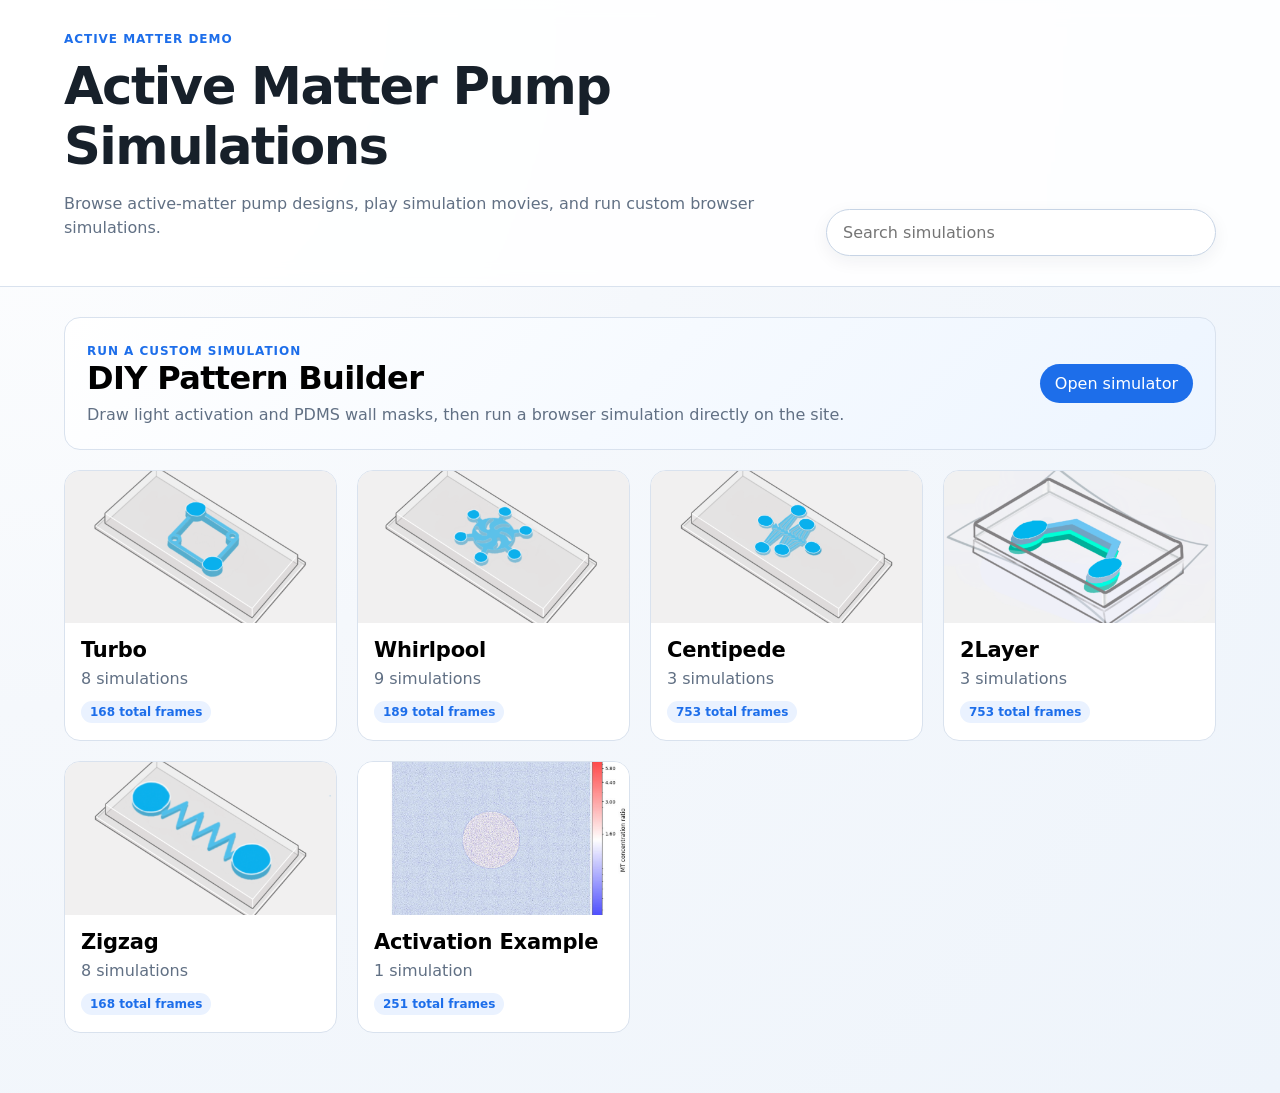
<file: docs/index.html>
<!doctype html>
<html lang="en">
<head>
  <meta charset="utf-8" />
  <meta name="viewport" content="width=device-width, initial-scale=1" />
  <title>Active Matter Pump Simulations</title>
  <link rel="stylesheet" href="styles.css" />
</head>
<body>
  <header class="topbar">
    <div>
      <p class="eyebrow">Active Matter Demo</p>
      <h1>Active Matter Pump Simulations</h1>
      <p>Browse active-matter pump designs, play simulation movies, and run custom browser simulations.</p>
    </div>
    <div class="topbar-actions">
      <input id="search" type="search" placeholder="Search simulations" aria-label="Search simulations" />
    </div>
  </header>
  <main>
    <section id="categories" class="category-grid" aria-live="polite"></section>
    <section id="viewer" class="viewer" hidden>
      <button id="back" class="back-button" type="button">Back</button>
      <div class="viewer-layout">
        <aside>
          <h2 id="viewer-title"></h2>
          <p id="viewer-meta"></p>
          <div id="video-list" class="video-list"></div>
        </aside>
        <div class="stage">
          <video id="video" controls playsinline preload="metadata"></video>
        </div>
      </div>
    </section>
    <section id="diy" class="diy" hidden>
      <button id="diy-back" class="back-button" type="button">Back to simulations</button>
      <div class="diy-header">
        <div>
          <p class="eyebrow">Browser Simulation</p>
          <h2>DIY Active Matter Pattern Builder</h2>
          <p>Build microscope-scale light activation and PDMS wall masks with grid snapping, vector lines, arcs, and filled shapes.</p>
        </div>
        <div class="diy-note">
          <strong>Projection scale: 2,250 µm × 2,250 µm.</strong>
          <span>The grid is calibrated to the square projection-capable area shown on the input canvas.</span>
        </div>
      </div>
      <div class="diy-layout">
        <aside class="diy-controls" aria-label="DIY drawing and simulation controls">
          <div class="control-header"><span class="eyebrow">Control panel</span><h3>Professional mask editor</h3><p>Use grid snapping, vector paths, arcs, and filled primitives to create clean masks before simulation.</p></div>
          <section class="control-group" aria-labelledby="drawing-controls-title">
            <div class="control-group-heading"><span class="step-badge">1</span><h4 id="drawing-controls-title">Drawing tools</h4></div>
            <label>Drawing layer<select id="diy-mode"><option value="light">Light activation (blue)</option><option value="mask">PDMS wall mask (red)</option></select></label>
            <label>Tool<select id="diy-tool"><option value="line">Line path</option><option value="arc">3-point arc</option><option value="rect">Filled rectangle</option><option value="ellipse">Filled ellipse</option><option value="polygon">Filled polygon</option></select></label>
            <label>Line width<input id="diy-brush" type="range" min="2" max="120" value="16" /><span id="diy-brush-value">16 px</span></label>
            <div class="button-row button-row-single"><button id="diy-fill-path" class="secondary-button" type="button">Fill current path</button></div>
          </section>
          <section class="control-group" aria-labelledby="grid-controls-title">
            <div class="control-group-heading"><span class="step-badge">2</span><h4 id="grid-controls-title">Grid and snapping</h4></div>
            <label class="checkbox-row"><input id="diy-grid-enabled" type="checkbox" checked />Show calibrated grid</label>
            <label>Grid spacing<input id="diy-grid-spacing" type="number" min="25" max="750" step="25" value="150" /><span id="diy-grid-spacing-value">150 µm grid, 48.7 px spacing</span></label>
            <label class="checkbox-row"><input id="diy-snap-grid" type="checkbox" checked />Snap points to grid</label>
            <label class="checkbox-row"><input id="diy-angle-lock" type="checkbox" />Lock line angles to 45° increments</label>
          </section>
          <section class="control-group" aria-labelledby="simulation-controls-title">
            <div class="control-group-heading"><span class="step-badge">3</span><h4 id="simulation-controls-title">Simulation setup</h4></div>
            <label>Mass count<input id="sim-particles" type="range" min="10000" max="160000" step="10000" value="90000" /><span id="sim-particles-value">90,000 masses</span></label>
            <label>Activation strength<input id="sim-strength" type="range" min="0" max="100" value="100" /><span id="sim-strength-value">100%</span></label>
            <label>Simulation speed<input id="sim-speed" type="range" min="1" max="8" value="1" /><span id="sim-speed-value">1 steps/frame</span></label>
          </section>
          <section class="control-group" aria-labelledby="run-controls-title">
            <div class="control-group-heading"><span class="step-badge">4</span><h4 id="run-controls-title">Run</h4></div>
            <div class="button-row run-button-row"><button id="sim-run" class="primary-button" type="button">Run simulation</button><button id="sim-pause" class="secondary-button" type="button">Pause</button><button id="sim-reset" class="secondary-button" type="button">Reset</button></div>
            <p id="sim-status" class="helper-text status-box">Draw masks, then click Run simulation.</p>
          </section>
          <section class="control-group" aria-labelledby="export-controls-title">
            <div class="control-group-heading"><span class="step-badge">5</span><h4 id="export-controls-title">Export</h4></div>
            <div class="button-row export-button-row"><button id="diy-export-light" class="secondary-button" type="button">Light mask</button><button id="diy-export-gel" class="secondary-button" type="button">Gel mask</button><button id="sim-export-frame" class="secondary-button" type="button">Result frame</button></div>
          </section>
        </aside>
        <div class="diy-stage">
          <div class="canvas-panel">
            <div class="canvas-panel-header"><h3>Input masks</h3><div class="canvas-toolbar" aria-label="Drawing actions"><button id="diy-undo" class="secondary-button compact-button" type="button">Undo</button><button id="diy-redo" class="secondary-button compact-button" type="button">Redo</button><button id="diy-done-path" class="primary-button compact-button" type="button">Done</button><button id="diy-cancel-path" class="secondary-button compact-button" type="button">Cancel</button><button id="diy-clear" class="secondary-button compact-button" type="button">Clear all</button></div></div>
            <p id="diy-drawing-status" class="canvas-status">Line path: click points. Press Done or Escape to finish.</p>
            <canvas id="diy-canvas" width="1280" height="800" aria-label="DIY pattern drawing canvas"></canvas>
          </div>
          <div class="canvas-panel"><h3>Simulation output</h3><canvas id="sim-canvas" width="1280" height="800" aria-label="DIY simulation result canvas"></canvas></div>
        </div>
      </div>
    </section>
  </main>
  <script src="diy-editor.js"></script>
  <script src="app.js"></script>
  <script src="sim.js"></script>
</body>
</html>
</file>
<file: docs/styles.css>
:root {
  --bg: #f5f8fc;
  --card: #ffffff;
  --text: #17202a;
  --muted: #617084;
  --border: #d9e2ee;
  --accent: #1d6eea;
  --accent-soft: #eaf2ff;
  --shadow: 0 14px 34px rgba(20, 36, 58, .10);
}
* { box-sizing: border-box; }
[hidden] { display: none !important; }
body {
  margin: 0;
  font-family: Inter, ui-sans-serif, system-ui, -apple-system, BlinkMacSystemFont, "Segoe UI", sans-serif;
  color: var(--text);
  background: radial-gradient(circle at top left, #ffffff 0, var(--bg) 42%, #eef4fb 100%);
}
button, input, select { font: inherit; }
button { border: 0; }
.topbar {
  display: flex;
  gap: 24px;
  align-items: end;
  justify-content: space-between;
  padding: 30px clamp(18px, 5vw, 64px);
  background: rgba(255, 255, 255, .86);
  border-bottom: 1px solid var(--border);
  backdrop-filter: blur(10px);
}
.topbar-actions { display: grid; gap: 10px; min-width: min(390px, 100%); }
.eyebrow {
  margin: 0 0 8px;
  color: var(--accent);
  font-weight: 700;
  letter-spacing: .08em;
  text-transform: uppercase;
  font-size: 12px;
}
h1 { margin: 0; font-size: clamp(30px, 4vw, 52px); letter-spacing: -.03em; }
h2 { margin: 0; font-size: clamp(24px, 3vw, 34px); letter-spacing: -.02em; }
h3 { margin: 0 0 10px; color: #dbeafe; font-size: 16px; }
p { color: var(--muted); line-height: 1.5; }
#search {
  width: 100%;
  border: 1px solid #c7d4e5;
  border-radius: 999px;
  padding: 13px 16px;
  background: #fff;
  box-shadow: 0 5px 18px rgba(20, 36, 58, .06);
}
#search:focus-visible, button:focus-visible, video:focus-visible, select:focus-visible, input:focus-visible, canvas:focus-visible {
  outline: 3px solid rgba(29, 110, 234, .28);
  outline-offset: 3px;
}
main { padding: 30px clamp(18px, 5vw, 64px) 60px; }
.category-grid { display: grid; grid-template-columns: repeat(auto-fit, minmax(240px, 1fr)); gap: 20px; }
.category-card, .video-item, .status-card, .diy-launch-card, .diy-controls, .diy-note {
  border: 1px solid var(--border);
  border-radius: 16px;
  background: var(--card);
  overflow: hidden;
  text-align: left;
}
.category-card, .video-item, .diy-launch-card { cursor: pointer; }
.category-card, .video-item, .diy-launch-card { transition: transform .16s ease, box-shadow .16s ease, border-color .16s ease; }
.category-card { padding: 0; }
.category-card:hover, .video-item:hover, .diy-launch-card:hover { transform: translateY(-2px); box-shadow: var(--shadow); border-color: #b9c9dc; }
.category-card img { width: 100%; aspect-ratio: 16 / 9; object-fit: cover; display: block; background: #dce4ee; }
.card-body { padding: 15px 16px 17px; }
.card-body h2 { margin: 0 0 5px; font-size: 21px; letter-spacing: -.01em; }
.card-body p { margin: 0; }
.card-meta { display: flex; gap: 8px; flex-wrap: wrap; margin-top: 10px; }
.pill { display: inline-flex; align-items: center; border-radius: 999px; padding: 4px 9px; background: var(--accent-soft); color: var(--accent); font-size: 12px; font-weight: 650; }
.status-card { grid-column: 1 / -1; padding: 26px; max-width: 780px; }
.status-card h2 { margin: 0 0 8px; font-size: 24px; }
.status-card p { margin: 0; }
.status-card.error { border-color: #f0b8b8; background: #fff8f8; }
.diy-launch-card {
  grid-column: 1 / -1;
  display: grid;
  grid-template-columns: minmax(0, 1fr) auto;
  gap: 18px;
  align-items: center;
  padding: 22px;
  background: linear-gradient(135deg, #ffffff 0%, #edf5ff 100%);
}
.diy-launch-card h2 { margin: 0 0 6px; font-size: clamp(23px, 3vw, 32px); }
.diy-launch-card p { margin: 0; }
.primary-button, .secondary-button, .back-button {
  border-radius: 999px;
  padding: 10px 15px;
  cursor: pointer;
  white-space: nowrap;
}
.primary-button { background: var(--accent); color: #fff; }
.primary-button:hover { background: #145bd0; }
.secondary-button, .back-button { border: 1px solid var(--accent); background: #fff; color: var(--accent); }
.secondary-button:hover, .back-button:hover { background: var(--accent-soft); }
.viewer, .diy { display: block; }
.back-button { margin-bottom: 18px; }
.viewer-layout { display: grid; grid-template-columns: minmax(260px, 360px) minmax(0, 1fr); gap: 22px; align-items: start; }
aside { min-width: 0; }
#viewer-title { margin: 0 0 4px; }
#viewer-meta { margin-top: 0; }
.video-list { display: grid; gap: 10px; margin-top: 18px; max-height: 72vh; overflow: auto; padding: 2px 6px 2px 2px; }
.video-item { display: grid; grid-template-columns: 92px 1fr; gap: 12px; padding: 9px; align-items: center; }
.video-item.active { border-color: var(--accent); box-shadow: inset 4px 0 0 var(--accent), 0 10px 22px rgba(29, 110, 234, .10); }
.video-item img { width: 92px; height: 58px; object-fit: cover; border-radius: 10px; background: #dce4ee; }
.video-item strong { display: block; font-size: 14px; overflow-wrap: anywhere; color: var(--text); }
.video-item span { color: #657282; font-size: 13px; }
.stage, .diy-stage { background: #0e1621; border-radius: 16px; padding: 14px; min-height: 300px; box-shadow: var(--shadow); }
video { width: 100%; max-height: 78vh; display: block; border-radius: 10px; background: #000; }
.diy-header { display: grid; grid-template-columns: minmax(0, 1fr) minmax(260px, 380px); gap: 20px; align-items: end; margin-bottom: 20px; }
.diy-header p { margin-bottom: 0; }
.diy-note { padding: 16px; }
.diy-note strong { display: block; margin-bottom: 5px; }
.diy-note span { color: var(--muted); line-height: 1.45; }
.diy-layout { display: grid; grid-template-columns: minmax(300px, 380px) minmax(0, 1fr); gap: 22px; align-items: start; }
.diy-controls {
  display: grid;
  gap: 14px;
  padding: 0;
  position: sticky;
  top: 18px;
  overflow: visible;
  box-shadow: var(--shadow);
}
.control-header {
  padding: 18px 18px 16px;
  border-bottom: 1px solid var(--border);
  background: linear-gradient(135deg, #ffffff 0%, #f2f7ff 100%);
}
.control-header .eyebrow { margin-bottom: 6px; }
.control-header h3 {
  margin: 0;
  color: var(--text);
  font-size: 22px;
  letter-spacing: -.02em;
}
.control-header p {
  margin: 8px 0 0;
  font-size: 14px;
}
.control-group {
  margin: 0 14px;
  padding: 14px;
  border: 1px solid #e6edf6;
  border-radius: 14px;
  background: #fbfdff;
  display: grid;
  gap: 12px;
}
.control-group:last-child { margin-bottom: 14px; }
.control-group-heading {
  display: flex;
  align-items: center;
  gap: 10px;
  margin-bottom: 2px;
}
.control-group-heading h4 {
  margin: 0;
  color: var(--text);
  font-size: 15px;
  letter-spacing: -.01em;
}
.step-badge {
  display: inline-flex;
  align-items: center;
  justify-content: center;
  width: 24px;
  height: 24px;
  border-radius: 999px;
  background: var(--accent-soft);
  color: var(--accent);
  font-size: 12px;
  font-weight: 800;
}
.diy-controls label {
  display: grid;
  gap: 7px;
  color: var(--text);
  font-weight: 650;
  font-size: 14px;
}
.diy-controls select, .diy-controls input[type="range"] { width: 100%; }
.diy-controls select {
  border: 1px solid #c7d4e5;
  border-radius: 10px;
  padding: 9px 10px;
  background: #fff;
}
.diy-controls input:disabled {
  opacity: .65;
  cursor: not-allowed;
}
.diy-controls span:not(.eyebrow):not(.step-badge) {
  color: var(--muted);
  font-size: 13px;
  font-weight: 600;
}
.checkbox-row { grid-template-columns: auto 1fr; align-items: center; justify-content: start; }
.checkbox-row input { width: 16px; height: 16px; }
.button-row { display: flex; gap: 10px; flex-wrap: wrap; }
.button-row button { flex: 1 1 auto; }
.button-row-single button { width: 100%; }
.run-button-row {
  display: grid;
  grid-template-columns: 1fr 1fr;
}
.run-button-row #sim-run { grid-column: 1 / -1; }
.export-button-row { display: grid; grid-template-columns: 1fr; }
.helper-text { margin: 0; font-size: 14px; }
.status-box {
  padding: 11px 12px;
  border-radius: 12px;
  border: 1px solid #d7e4f4;
  background: #f3f8ff;
  color: #42546a;
}
.diy-stage { display: grid; gap: 18px; }
.canvas-panel { min-width: 0; }
#diy-canvas, #sim-canvas {
  display: block;
  width: 100%;
  aspect-ratio: 16 / 10;
  height: auto;
  background: #000;
  border: 1px solid rgba(255, 255, 255, .12);
  border-radius: 10px;
}
#diy-canvas { cursor: crosshair; touch-action: none; }
#sim-canvas { cursor: default; }
@media (max-width: 1100px) { .diy-stage { grid-template-columns: 1fr; } }
@media (max-width: 860px) {
  .topbar { display: grid; align-items: start; }
  .topbar-actions { width: 100%; }
  .viewer-layout, .diy-layout, .diy-header { grid-template-columns: 1fr; }
  .diy-controls { position: static; }
  .video-list { max-height: none; grid-template-columns: repeat(auto-fit, minmax(230px, 1fr)); }
  .diy-launch-card { grid-template-columns: 1fr; }
}
@media (max-width: 520px) {
  main { padding-inline: 14px; }
  .topbar { padding-inline: 14px; }
  .category-grid { grid-template-columns: 1fr; }
  .video-item { grid-template-columns: 78px 1fr; }
  .video-item img { width: 78px; height: 50px; }
  .run-button-row, .button-row { display: grid; grid-template-columns: 1fr; }
  .primary-button, .secondary-button, .back-button { width: 100%; }
}
</file>
